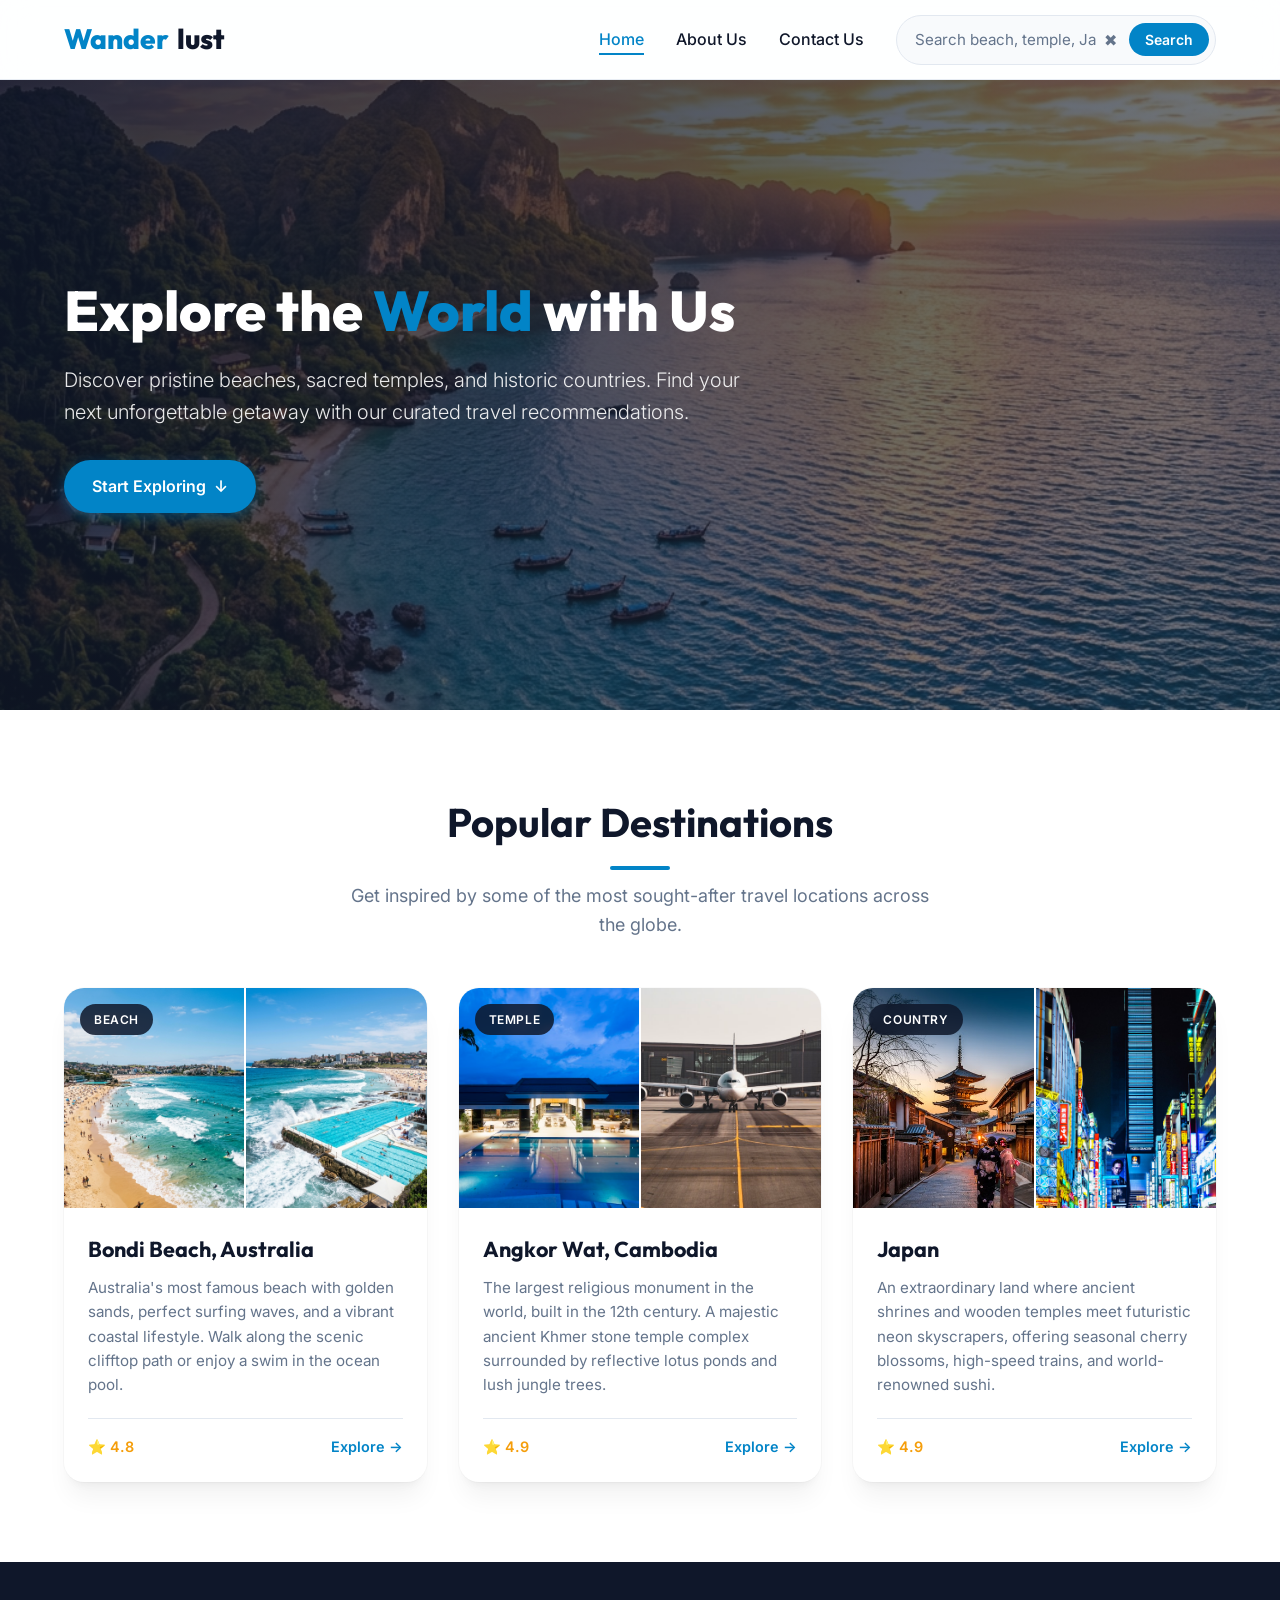
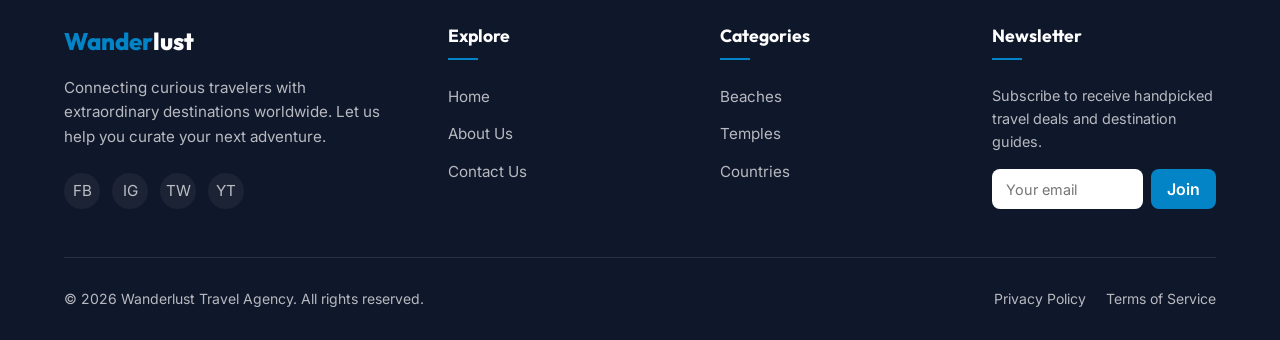
<file: index.html>
<!DOCTYPE html>
<html lang="en">
<head>
    <meta charset="UTF-8">
    <meta name="viewport" content="width=device-width, initial-scale=1.0">
    <title>Wanderlust - Travel Recommendation App</title>
    <meta name="description" content="Explore beach destinations, historic temples, and beautiful countries. Discover detailed recommendations and start your journey today.">
    <!-- CSS Stylesheet -->
    <link rel="stylesheet" href="css/style.css">
</head>
<body>

    <!-- Header & Navigation -->
    <header class="header">
        <div class="container navbar">
            <a href="index.html" class="logo" id="nav-logo">
                <span>Wander</span>lust
            </a>
            
            <button class="mobile-menu-toggle" id="menu-toggle" aria-label="Toggle Navigation Menu">
                <span class="hamburger-icon">&#9776;</span>
            </button>

            <ul class="nav-links" id="nav-list">
                <li><a href="index.html" class="active">Home</a></li>
                <li><a href="about.html">About Us</a></li>
                <li><a href="contact.html">Contact Us</a></li>
                <li>
                    <div class="search-container mobile-show">
                        <input type="text" class="search-input" id="search-input" placeholder="Search beach, temple, Japan...">
                        <button class="clear-btn" id="clear-btn" aria-label="Clear Search">&#10006;</button>
                        <button class="search-btn" id="search-btn">Search</button>
                    </div>
                </li>
            </ul>
        </div>
    </header>

    <!-- Hero Section -->
    <section class="hero" style="background-image: url('images/hero-bg.jpg');">
        <div class="container">
            <div class="hero-content">
                <h1 class="hero-tagline">Explore the <span>World</span> with Us</h1>
                <p class="hero-desc">Discover pristine beaches, sacred temples, and historic countries. Find your next unforgettable getaway with our curated travel recommendations.</p>
                <a href="#default-recommendations" class="hero-btn">
                    Start Exploring <span class="arrow-down">&#8595;</span>
                </a>
            </div>
        </div>
    </section>

    <!-- Search Results Section (Shown dynamically via JS) -->
    <section class="section-padding search-results-section" id="search-results-section">
        <div class="container">
            <div class="search-results-header">
                <h2 class="search-results-title">Search Results for <span id="search-query-display">"Query"</span></h2>
            </div>
            <div class="destinations-grid" id="search-results-grid">
                <!-- Injected via JavaScript -->
            </div>
        </div>
    </section>

    <!-- Default Featured Recommendations (Hidden when search runs, shown by default) -->
    <section class="section-padding default-recommendations" id="default-recommendations">
        <div class="container">
            <div class="text-center">
                <h2 class="section-title">Popular Destinations</h2>
                <p class="section-subtitle">Get inspired by some of the most sought-after travel locations across the globe.</p>
            </div>
            
            <div class="destinations-grid">
                <!-- Bondi Beach -->
                <div class="destination-card">
                    <div class="card-images">
                        <span class="card-badge">beach</span>
                        <img src="images/bondi1.jpg" alt="Bondi Beach overview" loading="lazy">
                        <img src="images/bondi2.jpg" alt="Bondi Beach coastal walk" loading="lazy">
                    </div>
                    <div class="card-content">
                        <h3 class="card-title">Bondi Beach, Australia</h3>
                        <p class="card-desc">Australia's most famous beach with golden sands, perfect surfing waves, and a vibrant coastal lifestyle. Walk along the scenic clifftop path or enjoy a swim in the ocean pool.</p>
                        <div class="card-footer">
                            <span class="card-rating">⭐ 4.8</span>
                            <a href="#" class="card-link" onclick="event.preventDefault(); alert('Redirecting to booking details for Bondi Beach!');">Explore &rarr;</a>
                        </div>
                    </div>
                </div>

                <!-- Angkor Wat -->
                <div class="destination-card">
                    <div class="card-images">
                        <span class="card-badge">temple</span>
                        <img src="images/angkor1.jpg" alt="Angkor Wat reflection pond" loading="lazy">
                        <img src="images/angkor2.jpg" alt="Angkor Wat tree roots ruins" loading="lazy">
                    </div>
                    <div class="card-content">
                        <h3 class="card-title">Angkor Wat, Cambodia</h3>
                        <p class="card-desc">The largest religious monument in the world, built in the 12th century. A majestic ancient Khmer stone temple complex surrounded by reflective lotus ponds and lush jungle trees.</p>
                        <div class="card-footer">
                            <span class="card-rating">⭐ 4.9</span>
                            <a href="#" class="card-link" onclick="event.preventDefault(); alert('Redirecting to booking details for Angkor Wat!');">Explore &rarr;</a>
                        </div>
                    </div>
                </div>

                <!-- Japan -->
                <div class="destination-card">
                    <div class="card-images">
                        <span class="card-badge">country</span>
                        <img src="images/japan1.jpg" alt="Japanese traditional pagoda" loading="lazy">
                        <img src="images/japan2.jpg" alt="Tokyo streets night view" loading="lazy">
                    </div>
                    <div class="card-content">
                        <h3 class="card-title">Japan</h3>
                        <p class="card-desc">An extraordinary land where ancient shrines and wooden temples meet futuristic neon skyscrapers, offering seasonal cherry blossoms, high-speed trains, and world-renowned sushi.</p>
                        <div class="card-footer">
                            <span class="card-rating">⭐ 4.9</span>
                            <a href="#" class="card-link" onclick="event.preventDefault(); alert('Redirecting to booking details for Japan!');">Explore &rarr;</a>
                        </div>
                    </div>
                </div>
            </div>
        </div>
    </section>

    <!-- Footer -->
    <footer class="footer">
        <div class="container">
            <div class="footer-grid">
                <div class="footer-brand">
                    <h3><span>Wander</span>lust</h3>
                    <p>Connecting curious travelers with extraordinary destinations worldwide. Let us help you curate your next adventure.</p>
                    <div class="footer-socials">
                        <a href="#" onclick="event.preventDefault();" aria-label="Facebook">FB</a>
                        <a href="#" onclick="event.preventDefault();" aria-label="Instagram">IG</a>
                        <a href="#" onclick="event.preventDefault();" aria-label="Twitter">TW</a>
                        <a href="#" onclick="event.preventDefault();" aria-label="YouTube">YT</a>
                    </div>
                </div>
                <div class="footer-col">
                    <h4>Explore</h4>
                    <ul class="footer-links">
                        <li><a href="index.html">Home</a></li>
                        <li><a href="about.html">About Us</a></li>
                        <li><a href="contact.html">Contact Us</a></li>
                    </ul>
                </div>
                <div class="footer-col">
                    <h4>Categories</h4>
                    <ul class="footer-links">
                        <li><a href="index.html?search=beach">Beaches</a></li>
                        <li><a href="index.html?search=temple">Temples</a></li>
                        <li><a href="index.html?search=country">Countries</a></li>
                    </ul>
                </div>
                <div class="footer-col">
                    <h4>Newsletter</h4>
                    <p style="font-size: 0.9rem; margin-bottom: 16px;">Subscribe to receive handpicked travel deals and destination guides.</p>
                    <form onsubmit="event.preventDefault(); alert('Subscribed to newsletter!');" style="display: flex; gap: 8px;">
                        <input type="email" placeholder="Your email" required style="padding: 10px 14px; border: none; border-radius: var(--radius-sm); font-size: 0.9rem; width: 100%;">
                        <button type="submit" style="background-color: var(--secondary-color); color: var(--text-white); border: none; border-radius: var(--radius-sm); padding: 10px 16px; font-weight: 600; cursor: pointer;">Join</button>
                    </form>
                </div>
            </div>
            <div class="footer-bottom">
                <p>&copy; 2026 Wanderlust Travel Agency. All rights reserved.</p>
                <div style="display: flex; gap: 20px;">
                    <a href="#" onclick="event.preventDefault();">Privacy Policy</a>
                    <a href="#" onclick="event.preventDefault();">Terms of Service</a>
                </div>
            </div>
        </div>
    </footer>

    <!-- JavaScript Controller -->
    <script src="js/script.js"></script>
</body>
</html>
</file>
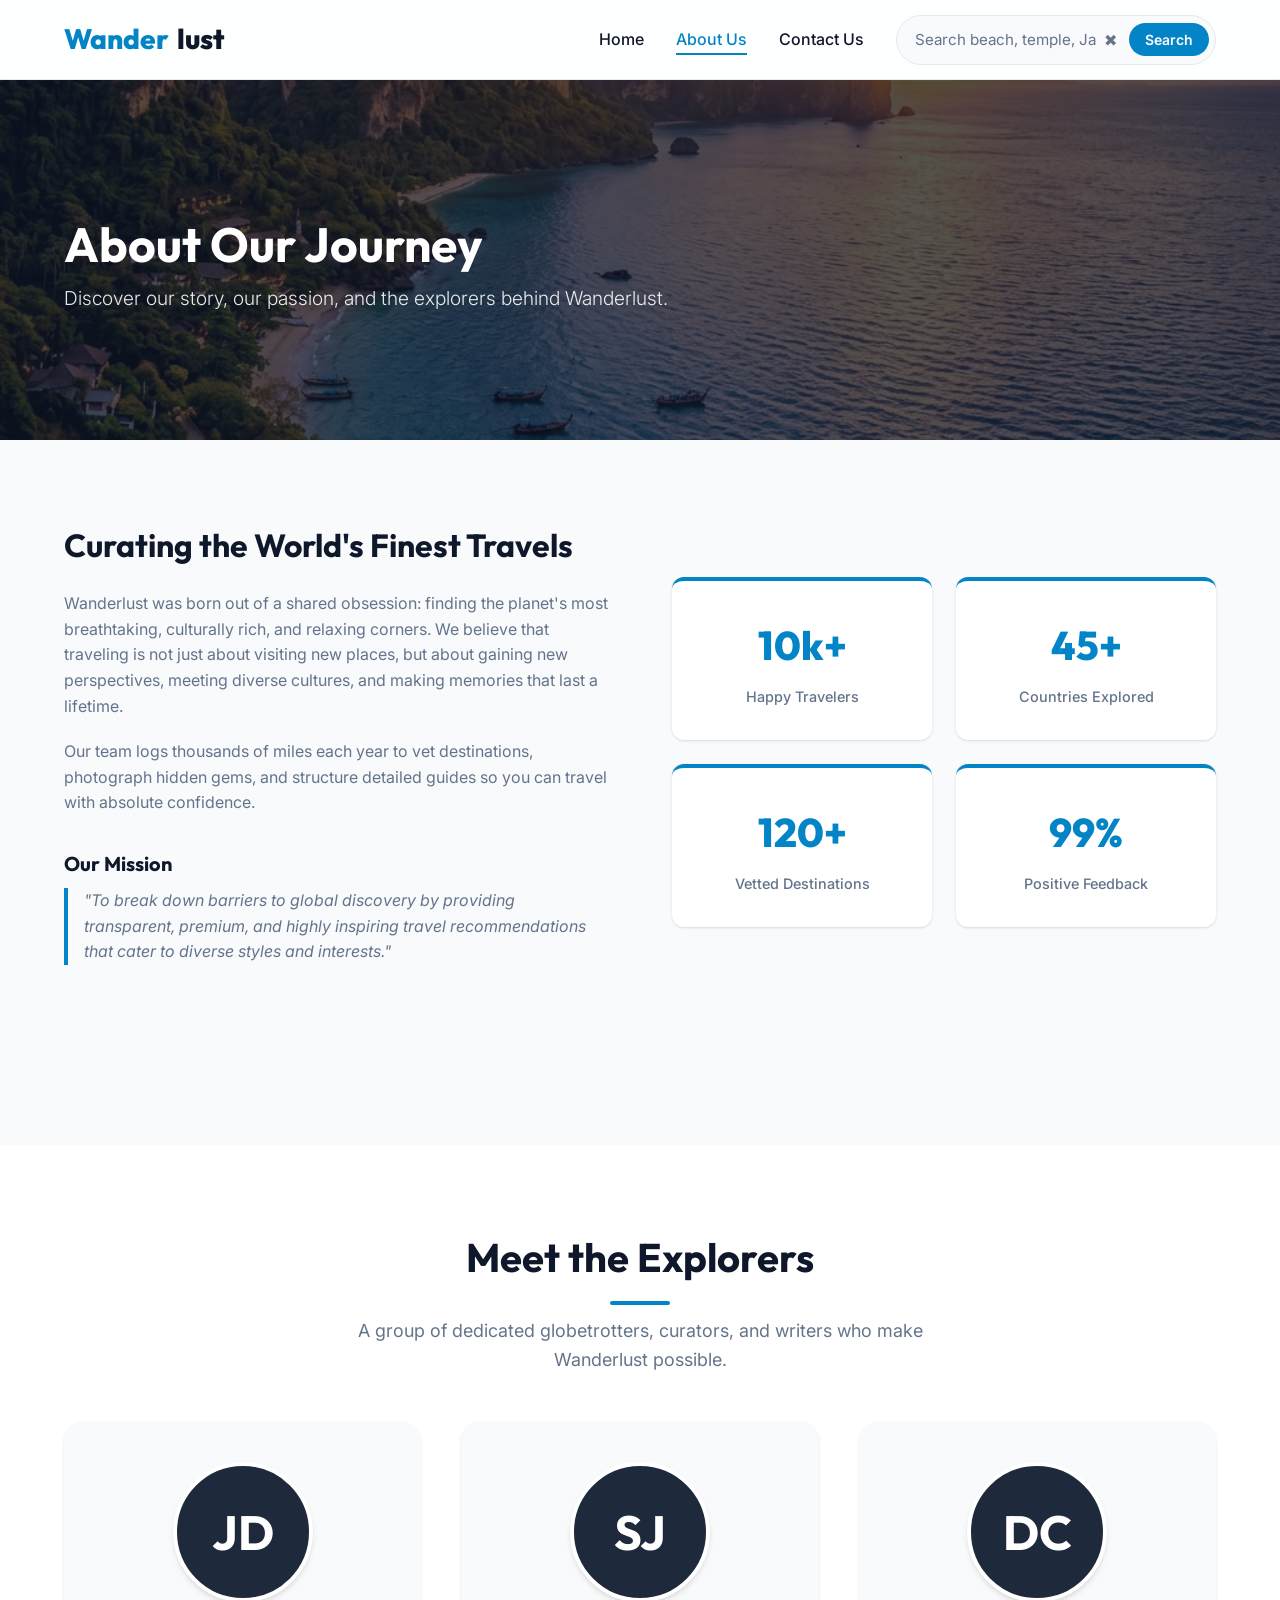
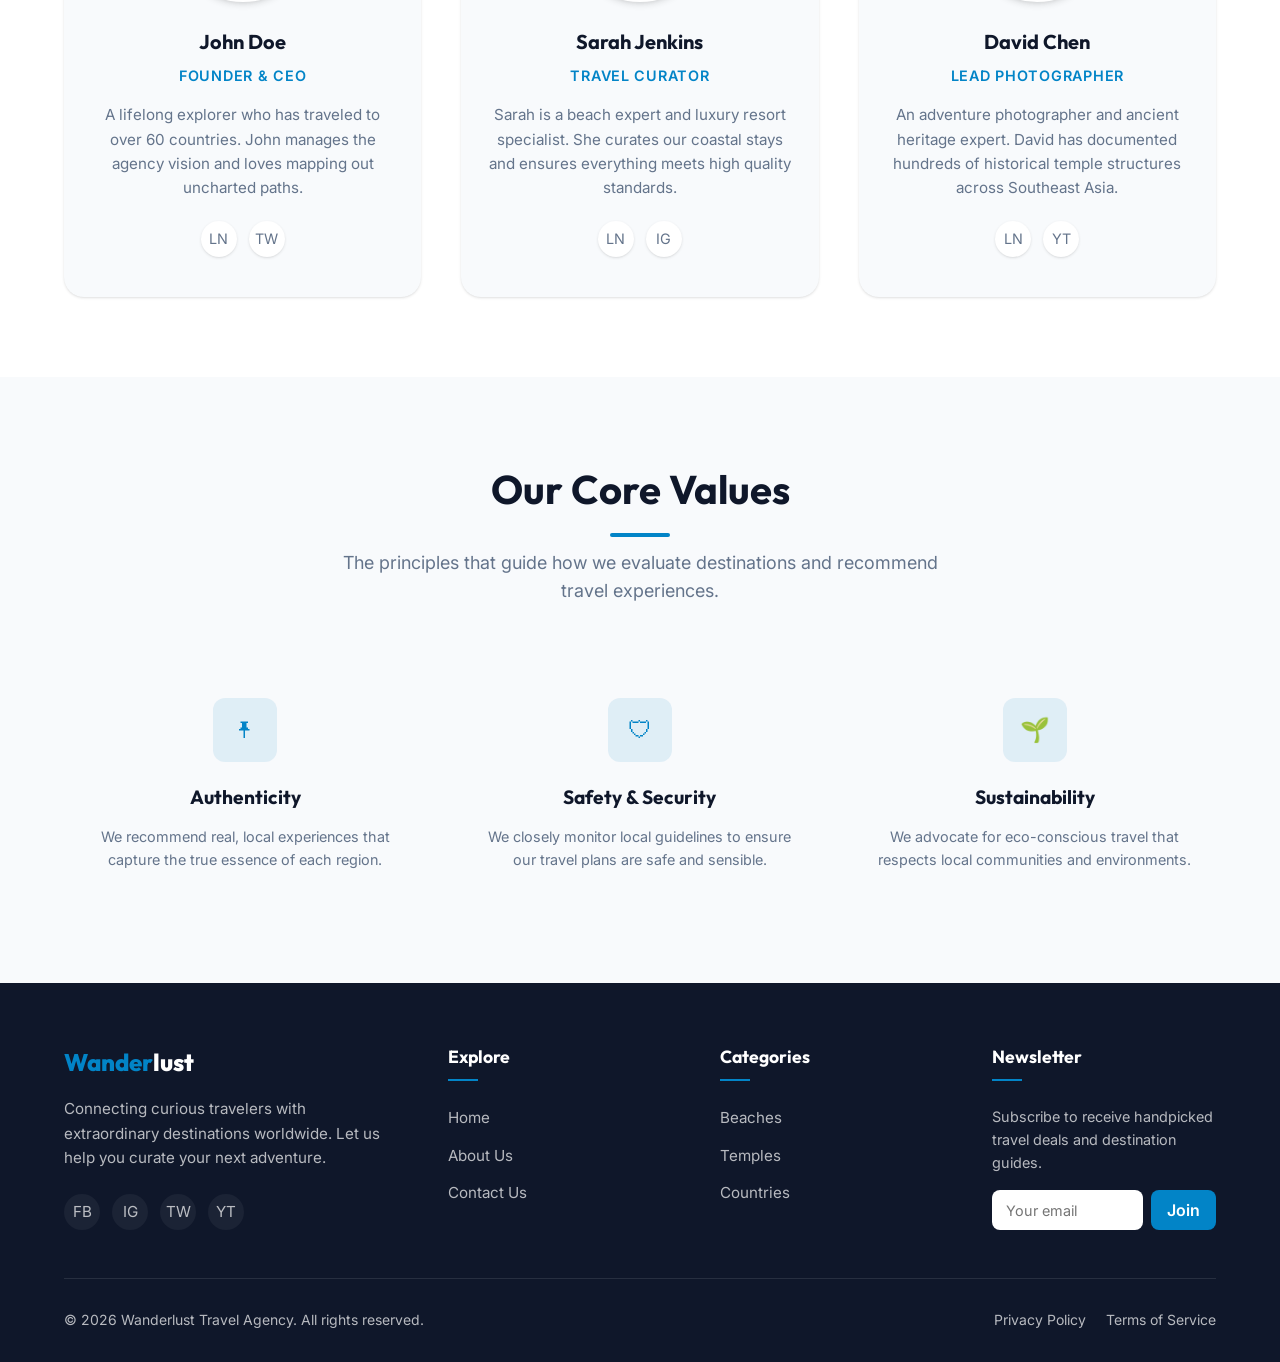
<file: about.html>
<!DOCTYPE html>
<html lang="en">
<head>
    <meta charset="UTF-8">
    <meta name="viewport" content="width=device-width, initial-scale=1.0">
    <title>About Us - Wanderlust</title>
    <meta name="description" content="Meet the team behind Wanderlust. Learn about our mission, vision, and the values that drive our curated travel recommendations.">
    <!-- CSS Stylesheet -->
    <link rel="stylesheet" href="css/style.css">
</head>
<body>

    <!-- Header & Navigation -->
    <header class="header">
        <div class="container navbar">
            <a href="index.html" class="logo" id="nav-logo">
                <span>Wander</span>lust
            </a>
            
            <button class="mobile-menu-toggle" id="menu-toggle" aria-label="Toggle Navigation Menu">
                <span class="hamburger-icon">&#9776;</span>
            </button>

            <ul class="nav-links" id="nav-list">
                <li><a href="index.html">Home</a></li>
                <li><a href="about.html" class="active">About Us</a></li>
                <li><a href="contact.html">Contact Us</a></li>
                <li>
                    <div class="search-container mobile-show">
                        <input type="text" class="search-input" id="search-input" placeholder="Search beach, temple, Japan...">
                        <button class="clear-btn" id="clear-btn" aria-label="Clear Search">&#10006;</button>
                        <button class="search-btn" id="search-btn">Search</button>
                    </div>
                </li>
            </ul>
        </div>
    </header>

    <!-- Sub-page Hero -->
    <section class="about-hero" style="background-image: url('images/hero-bg.jpg');">
        <div class="container" style="position: relative; z-index: 2;">
            <h1 style="font-size: 3rem; color: var(--text-white);">About Our Journey</h1>
            <p style="font-size: 1.2rem; color: rgba(255, 255, 255, 0.9); font-weight: 300;">Discover our story, our passion, and the explorers behind Wanderlust.</p>
        </div>
    </section>

    <!-- Mission & Company Introduction -->
    <section class="section-padding">
        <div class="container">
            <div class="about-intro-grid">
                <div class="about-text">
                    <h3>Curating the World's Finest Travels</h3>
                    <p>Wanderlust was born out of a shared obsession: finding the planet's most breathtaking, culturally rich, and relaxing corners. We believe that traveling is not just about visiting new places, but about gaining new perspectives, meeting diverse cultures, and making memories that last a lifetime.</p>
                    <p>Our team logs thousands of miles each year to vet destinations, photograph hidden gems, and structure detailed guides so you can travel with absolute confidence.</p>
                    
                    <h4 style="margin-top: 32px; font-size: 1.25rem; margin-bottom: 8px;">Our Mission</h4>
                    <p style="border-left: 4px solid var(--secondary-color); padding-left: 16px; font-style: italic;">"To break down barriers to global discovery by providing transparent, premium, and highly inspiring travel recommendations that cater to diverse styles and interests."</p>
                </div>
                
                <div class="about-stats">
                    <div class="stat-card">
                        <div class="stat-number">10k+</div>
                        <div class="stat-label">Happy Travelers</div>
                    </div>
                    <div class="stat-card">
                        <div class="stat-number">45+</div>
                        <div class="stat-label">Countries Explored</div>
                    </div>
                    <div class="stat-card">
                        <div class="stat-number">120+</div>
                        <div class="stat-label">Vetted Destinations</div>
                    </div>
                    <div class="stat-card">
                        <div class="stat-number">99%</div>
                        <div class="stat-label">Positive Feedback</div>
                    </div>
                </div>
            </div>
        </div>
    </section>

    <!-- Team Members Grid -->
    <section class="section-padding team-section">
        <div class="container">
            <div class="text-center">
                <h2 class="section-title">Meet the Explorers</h2>
                <p class="section-subtitle">A group of dedicated globetrotters, curators, and writers who make Wanderlust possible.</p>
            </div>
            
            <div class="team-grid">
                <!-- Member 1 -->
                <div class="team-card">
                    <div class="team-avatar-container">JD</div>
                    <h3 class="team-name">John Doe</h3>
                    <div class="team-role">Founder & CEO</div>
                    <p class="team-bio">A lifelong explorer who has traveled to over 60 countries. John manages the agency vision and loves mapping out uncharted paths.</p>
                    <div class="team-socials">
                        <a href="#" onclick="event.preventDefault();">LN</a>
                        <a href="#" onclick="event.preventDefault();">TW</a>
                    </div>
                </div>

                <!-- Member 2 -->
                <div class="team-card">
                    <div class="team-avatar-container">SJ</div>
                    <h3 class="team-name">Sarah Jenkins</h3>
                    <div class="team-role">Travel Curator</div>
                    <p class="team-bio">Sarah is a beach expert and luxury resort specialist. She curates our coastal stays and ensures everything meets high quality standards.</p>
                    <div class="team-socials">
                        <a href="#" onclick="event.preventDefault();">LN</a>
                        <a href="#" onclick="event.preventDefault();">IG</a>
                    </div>
                </div>

                <!-- Member 3 -->
                <div class="team-card">
                    <div class="team-avatar-container">DC</div>
                    <h3 class="team-name">David Chen</h3>
                    <div class="team-role">Lead Photographer</div>
                    <p class="team-bio">An adventure photographer and ancient heritage expert. David has documented hundreds of historical temple structures across Southeast Asia.</p>
                    <div class="team-socials">
                        <a href="#" onclick="event.preventDefault();">LN</a>
                        <a href="#" onclick="event.preventDefault();">YT</a>
                    </div>
                </div>
            </div>
        </div>
    </section>

    <!-- Core Values Section -->
    <section class="section-padding">
        <div class="container">
            <div class="text-center">
                <h2 class="section-title">Our Core Values</h2>
                <p class="section-subtitle">The principles that guide how we evaluate destinations and recommend travel experiences.</p>
            </div>
            
            <div class="values-grid">
                <div class="value-card">
                    <div class="value-icon">&#128392;</div>
                    <h3 class="value-title">Authenticity</h3>
                    <p class="value-desc">We recommend real, local experiences that capture the true essence of each region.</p>
                </div>
                <div class="value-card">
                    <div class="value-icon">&#128737;</div>
                    <h3 class="value-title">Safety & Security</h3>
                    <p class="value-desc">We closely monitor local guidelines to ensure our travel plans are safe and sensible.</p>
                </div>
                <div class="value-card">
                    <div class="value-icon">&#127793;</div>
                    <h3 class="value-title">Sustainability</h3>
                    <p class="value-desc">We advocate for eco-conscious travel that respects local communities and environments.</p>
                </div>
            </div>
        </div>
    </section>

    <!-- Footer -->
    <footer class="footer">
        <div class="container">
            <div class="footer-grid">
                <div class="footer-brand">
                    <h3><span>Wander</span>lust</h3>
                    <p>Connecting curious travelers with extraordinary destinations worldwide. Let us help you curate your next adventure.</p>
                    <div class="footer-socials">
                        <a href="#" onclick="event.preventDefault();" aria-label="Facebook">FB</a>
                        <a href="#" onclick="event.preventDefault();" aria-label="Instagram">IG</a>
                        <a href="#" onclick="event.preventDefault();" aria-label="Twitter">TW</a>
                        <a href="#" onclick="event.preventDefault();" aria-label="YouTube">YT</a>
                    </div>
                </div>
                <div class="footer-col">
                    <h4>Explore</h4>
                    <ul class="footer-links">
                        <li><a href="index.html">Home</a></li>
                        <li><a href="about.html">About Us</a></li>
                        <li><a href="contact.html">Contact Us</a></li>
                    </ul>
                </div>
                <div class="footer-col">
                    <h4>Categories</h4>
                    <ul class="footer-links">
                        <li><a href="index.html?search=beach">Beaches</a></li>
                        <li><a href="index.html?search=temple">Temples</a></li>
                        <li><a href="index.html?search=country">Countries</a></li>
                    </ul>
                </div>
                <div class="footer-col">
                    <h4>Newsletter</h4>
                    <p style="font-size: 0.9rem; margin-bottom: 16px;">Subscribe to receive handpicked travel deals and destination guides.</p>
                    <form onsubmit="event.preventDefault(); alert('Subscribed to newsletter!');" style="display: flex; gap: 8px;">
                        <input type="email" placeholder="Your email" required style="padding: 10px 14px; border: none; border-radius: var(--radius-sm); font-size: 0.9rem; width: 100%;">
                        <button type="submit" style="background-color: var(--secondary-color); color: var(--text-white); border: none; border-radius: var(--radius-sm); padding: 10px 16px; font-weight: 600; cursor: pointer;">Join</button>
                    </form>
                </div>
            </div>
            <div class="footer-bottom">
                <p>&copy; 2026 Wanderlust Travel Agency. All rights reserved.</p>
                <div style="display: flex; gap: 20px;">
                    <a href="#" onclick="event.preventDefault();">Privacy Policy</a>
                    <a href="#" onclick="event.preventDefault();">Terms of Service</a>
                </div>
            </div>
        </div>
    </footer>

    <!-- JavaScript Controller -->
    <script src="js/script.js"></script>
</body>
</html>
</file>
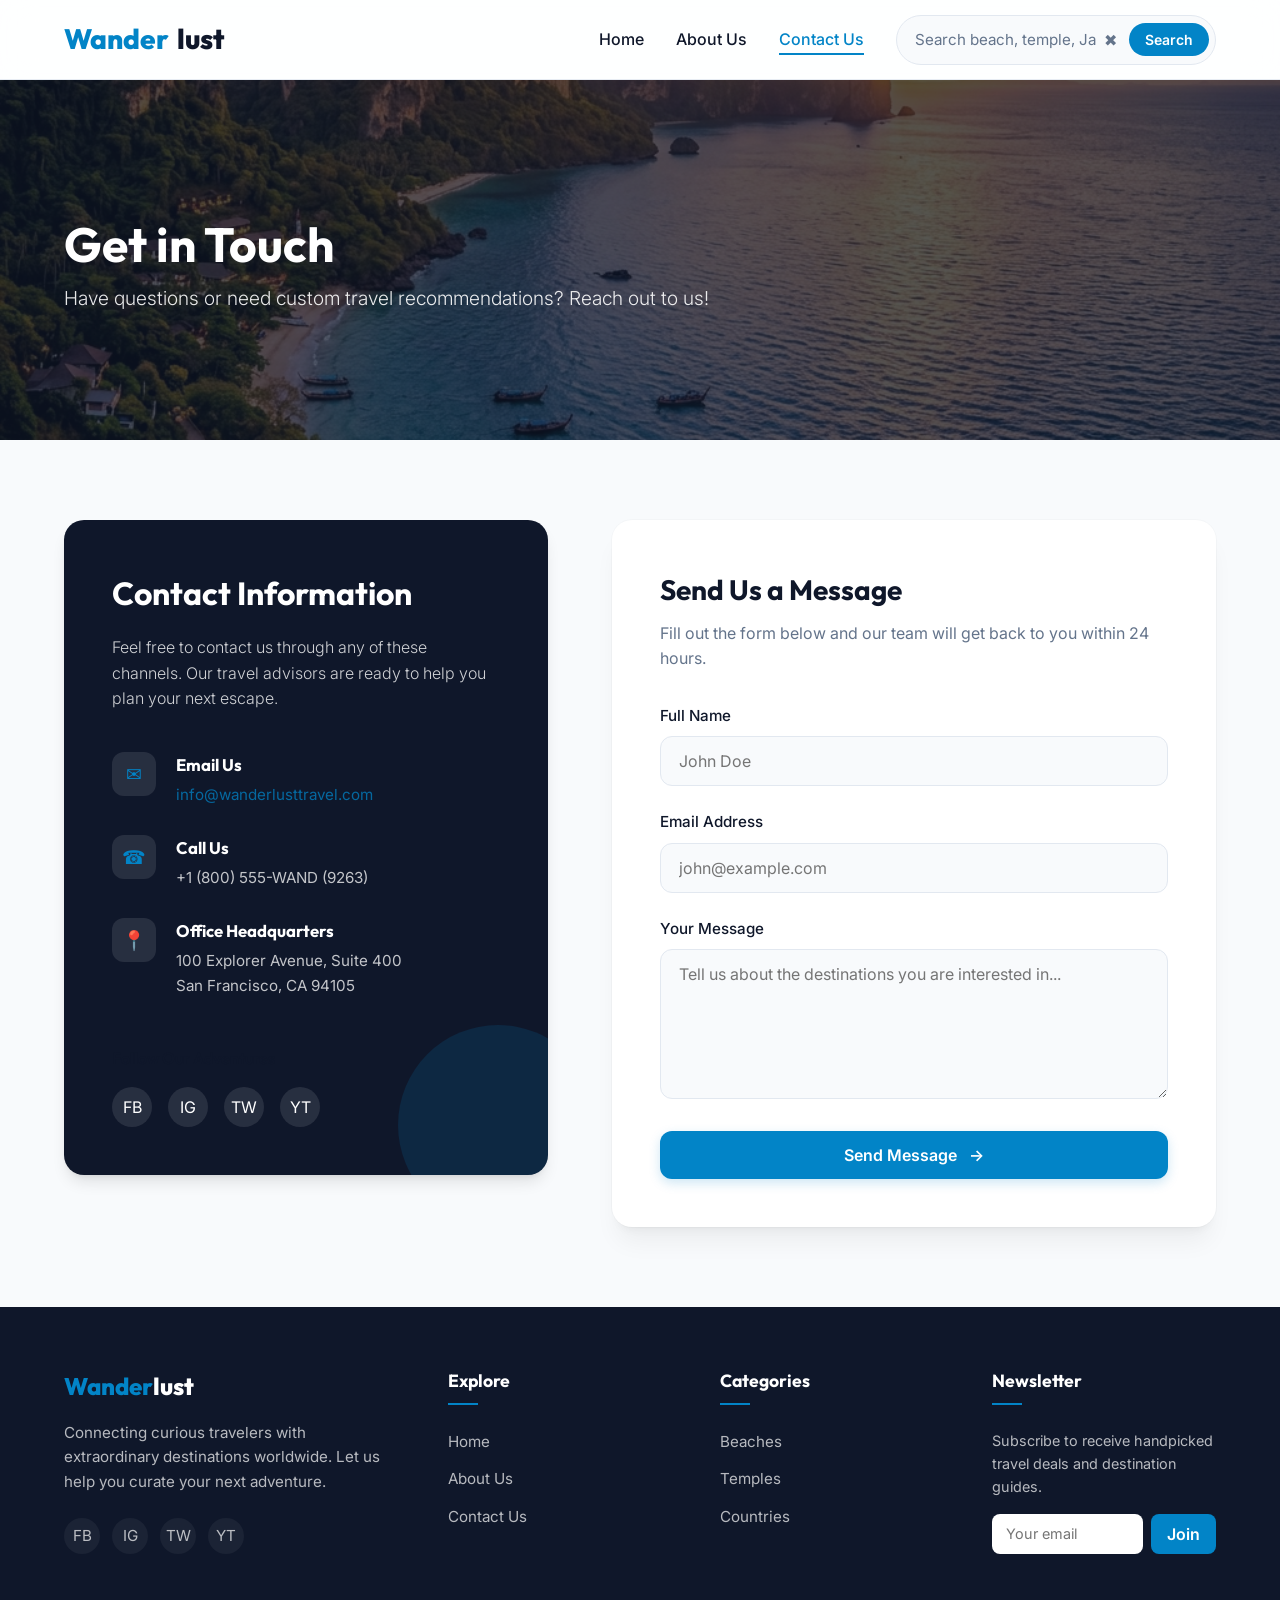
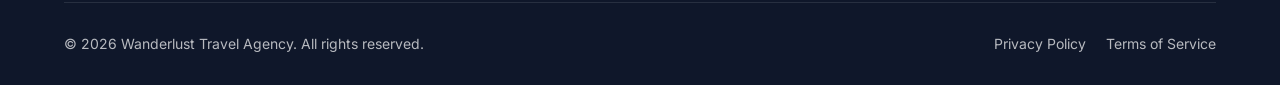
<file: contact.html>
<!DOCTYPE html>
<html lang="en">
<head>
    <meta charset="UTF-8">
    <meta name="viewport" content="width=device-width, initial-scale=1.0">
    <title>Contact Us - Wanderlust</title>
    <meta name="description" content="Get in touch with the Wanderlust team. Submit your travel queries, ask questions, or find our office location details.">
    <!-- CSS Stylesheet -->
    <link rel="stylesheet" href="css/style.css">
</head>
<body>

    <!-- Header & Navigation -->
    <header class="header">
        <div class="container navbar">
            <a href="index.html" class="logo" id="nav-logo">
                <span>Wander</span>lust
            </a>
            
            <button class="mobile-menu-toggle" id="menu-toggle" aria-label="Toggle Navigation Menu">
                <span class="hamburger-icon">&#9776;</span>
            </button>

            <ul class="nav-links" id="nav-list">
                <li><a href="index.html">Home</a></li>
                <li><a href="about.html">About Us</a></li>
                <li><a href="contact.html" class="active">Contact Us</a></li>
                <li>
                    <div class="search-container mobile-show">
                        <input type="text" class="search-input" id="search-input" placeholder="Search beach, temple, Japan...">
                        <button class="clear-btn" id="clear-btn" aria-label="Clear Search">&#10006;</button>
                        <button class="search-btn" id="search-btn">Search</button>
                    </div>
                </li>
            </ul>
        </div>
    </header>

    <!-- Sub-page Hero -->
    <section class="about-hero" style="background-image: url('images/hero-bg.jpg');">
        <div class="container" style="position: relative; z-index: 2;">
            <h1 style="font-size: 3rem; color: var(--text-white);">Get in Touch</h1>
            <p style="font-size: 1.2rem; color: rgba(255, 255, 255, 0.9); font-weight: 300;">Have questions or need custom travel recommendations? Reach out to us!</p>
        </div>
    </section>

    <!-- Contact Content Layout -->
    <section class="section-padding" style="background-color: var(--bg-light);">
        <div class="container">
            <div class="contact-grid">
                
                <!-- Contact Info Panel (Left) -->
                <div class="contact-info-panel">
                    <h3 class="contact-info-title">Contact Information</h3>
                    <p class="contact-info-desc">Feel free to contact us through any of these channels. Our travel advisors are ready to help you plan your next escape.</p>
                    
                    <div class="contact-details">
                        <!-- Email -->
                        <div class="contact-detail-item">
                            <div class="contact-icon">&#9993;</div>
                            <div class="contact-detail-content">
                                <h4>Email Us</h4>
                                <p><a href="mailto:info@wanderlusttravel.com" style="color: var(--secondary-color);">info@wanderlusttravel.com</a></p>
                            </div>
                        </div>

                        <!-- Phone -->
                        <div class="contact-detail-item">
                            <div class="contact-icon">&#9742;</div>
                            <div class="contact-detail-content">
                                <h4>Call Us</h4>
                                <p>+1 (800) 555-WAND (9263)</p>
                            </div>
                        </div>

                        <!-- Address -->
                        <div class="contact-detail-item">
                            <div class="contact-icon">&#128205;</div>
                            <div class="contact-detail-content">
                                <h4>Office Headquarters</h4>
                                <p>100 Explorer Avenue, Suite 400<br>San Francisco, CA 94105</p>
                            </div>
                        </div>
                    </div>

                    <div class="contact-social-links">
                        <h4>Follow Our Adventures</h4>
                        <div class="social-icons-row">
                            <a href="#" onclick="event.preventDefault();">FB</a>
                            <a href="#" onclick="event.preventDefault();">IG</a>
                            <a href="#" onclick="event.preventDefault();">TW</a>
                            <a href="#" onclick="event.preventDefault();">YT</a>
                        </div>
                    </div>
                </div>

                <!-- Contact Form Card (Right) -->
                <div class="contact-form-card">
                    <h3 style="font-size: 1.75rem; margin-bottom: 8px;">Send Us a Message</h3>
                    <p style="color: var(--text-muted); margin-bottom: 32px;">Fill out the form below and our team will get back to you within 24 hours.</p>
                    
                    <form id="travel-contact-form">
                        <div class="form-group">
                            <label for="contact-name" class="form-label">Full Name</label>
                            <input type="text" id="contact-name" class="form-control" placeholder="John Doe" required>
                        </div>
                        
                        <div class="form-group">
                            <label for="contact-email" class="form-label">Email Address</label>
                            <input type="email" id="contact-email" class="form-control" placeholder="john@example.com" required>
                        </div>
                        
                        <div class="form-group">
                            <label for="contact-message" class="form-label">Your Message</label>
                            <textarea id="contact-message" class="form-control" placeholder="Tell us about the destinations you are interested in..." required></textarea>
                        </div>
                        
                        <button type="submit" class="submit-btn">
                            Send Message &nbsp; &rarr;
                        </button>
                    </form>
                </div>

            </div>
        </div>
    </section>

    <!-- Footer -->
    <footer class="footer">
        <div class="container">
            <div class="footer-grid">
                <div class="footer-brand">
                    <h3><span>Wander</span>lust</h3>
                    <p>Connecting curious travelers with extraordinary destinations worldwide. Let us help you curate your next adventure.</p>
                    <div class="footer-socials">
                        <a href="#" onclick="event.preventDefault();" aria-label="Facebook">FB</a>
                        <a href="#" onclick="event.preventDefault();" aria-label="Instagram">IG</a>
                        <a href="#" onclick="event.preventDefault();" aria-label="Twitter">TW</a>
                        <a href="#" onclick="event.preventDefault();" aria-label="YouTube">YT</a>
                    </div>
                </div>
                <div class="footer-col">
                    <h4>Explore</h4>
                    <ul class="footer-links">
                        <li><a href="index.html">Home</a></li>
                        <li><a href="about.html">About Us</a></li>
                        <li><a href="contact.html">Contact Us</a></li>
                    </ul>
                </div>
                <div class="footer-col">
                    <h4>Categories</h4>
                    <ul class="footer-links">
                        <li><a href="index.html?search=beach">Beaches</a></li>
                        <li><a href="index.html?search=temple">Temples</a></li>
                        <li><a href="index.html?search=country">Countries</a></li>
                    </ul>
                </div>
                <div class="footer-col">
                    <h4>Newsletter</h4>
                    <p style="font-size: 0.9rem; margin-bottom: 16px;">Subscribe to receive handpicked travel deals and destination guides.</p>
                    <form onsubmit="event.preventDefault(); alert('Subscribed to newsletter!');" style="display: flex; gap: 8px;">
                        <input type="email" placeholder="Your email" required style="padding: 10px 14px; border: none; border-radius: var(--radius-sm); font-size: 0.9rem; width: 100%;">
                        <button type="submit" style="background-color: var(--secondary-color); color: var(--text-white); border: none; border-radius: var(--radius-sm); padding: 10px 16px; font-weight: 600; cursor: pointer;">Join</button>
                    </form>
                </div>
            </div>
            <div class="footer-bottom">
                <p>&copy; 2026 Wanderlust Travel Agency. All rights reserved.</p>
                <div style="display: flex; gap: 20px;">
                    <a href="#" onclick="event.preventDefault();">Privacy Policy</a>
                    <a href="#" onclick="event.preventDefault();">Terms of Service</a>
                </div>
            </div>
        </div>
    </footer>

    <!-- JavaScript Controller -->
    <script src="js/script.js"></script>
</body>
</html>
</file>
<file: css/style.css>
/* ==========================================================================
   Travel Recommendation App - CSS Stylesheet
   ========================================================================== */

/* Imports */
@import url('https://fonts.googleapis.com/css2?family=Inter:wght@300;400;500;600;700&family=Outfit:wght@400;500;600;700;800&display=swap');

/* Variables */
:root {
    --primary-color: #0f172a;
    --primary-light: #1e293b;
    --secondary-color: #0284c7;
    --secondary-hover: #0369a1;
    --accent-color: #f59e0b;
    --accent-hover: #d97706;
    --bg-light: #f8fafc;
    --bg-white: #ffffff;
    --text-dark: #0f172a;
    --text-muted: #64748b;
    --text-white: #ffffff;
    --border-color: #e2e8f0;
    --shadow-sm: 0 1px 3px 0 rgb(0 0 0 / 0.1), 0 1px 2px -1px rgb(0 0 0 / 0.1);
    --shadow-md: 0 4px 6px -1px rgb(0 0 0 / 0.1), 0 2px 4px -2px rgb(0 0 0 / 0.1);
    --shadow-lg: 0 10px 15px -3px rgb(0 0 0 / 0.1), 0 4px 6px -4px rgb(0 0 0 / 0.1);
    --shadow-premium: 0 20px 25px -5px rgb(0 0 0 / 0.05), 0 8px 10px -6px rgb(0 0 0 / 0.05), 0 0 0 1px rgb(0 0 0 / 0.02);
    --radius-sm: 8px;
    --radius-md: 12px;
    --radius-lg: 20px;
    --radius-full: 9999px;
    --transition-fast: 0.2s cubic-bezier(0.4, 0, 0.2, 1);
    --transition-normal: 0.3s cubic-bezier(0.4, 0, 0.2, 1);
    --transition-slow: 0.5s cubic-bezier(0.4, 0, 0.2, 1);
    --header-height: 80px;
}

/* Reset */
*, *::before, *::after {
    box-sizing: border-box;
    margin: 0;
    padding: 0;
}

html {
    scroll-behavior: smooth;
    font-size: 16px;
}

body {
    font-family: 'Inter', sans-serif;
    background-color: var(--bg-light);
    color: var(--text-dark);
    line-height: 1.6;
    overflow-x: hidden;
}

h1, h2, h3, h4, h5, h6 {
    font-family: 'Outfit', sans-serif;
    color: var(--primary-color);
    font-weight: 700;
}

a {
    color: inherit;
    text-decoration: none;
    transition: var(--transition-fast);
}

button, input, textarea {
    font-family: inherit;
    font-size: inherit;
    outline: none;
}

/* Layout Utilities */
.container {
    width: 100%;
    max-width: 1200px;
    margin: 0 auto;
    padding: 0 24px;
}

.section-padding {
    padding: 80px 0;
}

.text-center {
    text-align: center;
}

.section-title {
    font-size: 2.5rem;
    margin-bottom: 12px;
    position: relative;
    display: inline-block;
}

.section-title::after {
    content: '';
    display: block;
    width: 60px;
    height: 4px;
    background-color: var(--secondary-color);
    margin: 12px auto 0;
    border-radius: var(--radius-full);
}

.section-subtitle {
    color: var(--text-muted);
    font-size: 1.125rem;
    max-width: 600px;
    margin: 0 auto 48px;
}

/* Custom Scrollbar */
::-webkit-scrollbar {
    width: 10px;
}
::-webkit-scrollbar-track {
    background: var(--bg-light);
}
::-webkit-scrollbar-thumb {
    background: #cbd5e1;
    border-radius: var(--radius-full);
    border: 2px solid var(--bg-light);
}
::-webkit-scrollbar-thumb:hover {
    background: #94a3b8;
}

/* Header & Navbar */
.header {
    position: fixed;
    top: 0;
    left: 0;
    width: 100%;
    height: var(--header-height);
    background-color: rgba(255, 255, 255, 0.85);
    backdrop-filter: blur(16px);
    -webkit-backdrop-filter: blur(16px);
    border-bottom: 1px solid rgba(226, 232, 240, 0.8);
    z-index: 1000;
    transition: var(--transition-normal);
}

.header.scrolled {
    background-color: rgba(255, 255, 255, 0.95);
    box-shadow: var(--shadow-md);
    height: 70px;
}

.navbar {
    display: flex;
    justify-content: space-between;
    align-items: center;
    height: 100%;
}

.logo {
    font-family: 'Outfit', sans-serif;
    font-size: 1.75rem;
    font-weight: 800;
    color: var(--primary-color);
    display: flex;
    align-items: center;
    gap: 8px;
}

.logo span {
    color: var(--secondary-color);
}

.nav-links {
    display: flex;
    list-style: none;
    gap: 32px;
    align-items: center;
}

.nav-links a {
    font-weight: 500;
    color: var(--text-dark);
    position: relative;
    padding: 6px 0;
}

.nav-links a::after {
    content: '';
    position: absolute;
    bottom: 0;
    left: 0;
    width: 0;
    height: 2px;
    background-color: var(--secondary-color);
    transition: var(--transition-normal);
}

.nav-links a:hover::after,
.nav-links a.active::after {
    width: 100%;
}

.nav-links a.active {
    color: var(--secondary-color);
}

/* Search Bar in Header */
/* Body offset for fixed header */
body > section:first-of-type,
.hero,
.about-hero {
    margin-top: var(--header-height);
}

.search-container {
    display: flex;
    align-items: center;
    background-color: var(--bg-light);
    border: 1px solid var(--border-color);
    border-radius: var(--radius-full);
    padding: 6px 6px 6px 18px;
    width: 320px;
    transition: var(--transition-normal);
}

.search-container:focus-within {
    border-color: var(--secondary-color);
    box-shadow: 0 0 0 3px rgba(2, 132, 199, 0.15);
    background-color: var(--bg-white);
}

.search-input {
    border: none;
    background: transparent;
    width: 100%;
    color: var(--text-dark);
    font-size: 0.95rem;
}

.search-input::placeholder {
    color: var(--text-muted);
}

.search-btn, .clear-btn {
    border: none;
    border-radius: var(--radius-full);
    cursor: pointer;
    display: flex;
    align-items: center;
    justify-content: center;
    transition: var(--transition-fast);
}

.search-btn {
    background-color: var(--secondary-color);
    color: var(--text-white);
    padding: 8px 16px;
    font-weight: 600;
    font-size: 0.875rem;
    gap: 6px;
}

.search-btn:hover {
    background-color: var(--secondary-hover);
}

.clear-btn {
    background: transparent;
    color: var(--text-muted);
    padding: 8px;
    margin-right: 4px;
}

.clear-btn:hover {
    color: var(--primary-color);
    background-color: rgba(15, 23, 42, 0.05);
}

.mobile-menu-toggle {
    display: none;
    background: none;
    border: none;
    font-size: 1.5rem;
    color: var(--primary-color);
    cursor: pointer;
}

/* Hero Section */
.hero {
    position: relative;
    height: 70vh;
    min-height: 500px;
    background-size: cover;
    background-position: center;
    background-repeat: no-repeat;
    display: flex;
    align-items: center;
    color: var(--text-white);
    margin-top: 0;
    overflow: hidden;
}

.hero::before {
    content: '';
    position: absolute;
    top: 0;
    left: 0;
    width: 100%;
    height: 100%;
    background: linear-gradient(135deg, rgba(15, 23, 42, 0.85) 0%, rgba(30, 41, 59, 0.5) 100%);
    z-index: 1;
}

.hero-content {
    position: relative;
    z-index: 2;
    max-width: 700px;
    animation: fadeInUp 0.8s ease-out;
}

.hero-tagline {
    font-size: 3.5rem;
    line-height: 1.2;
    margin-bottom: 20px;
    color: var(--text-white);
    font-weight: 800;
}

.hero-tagline span {
    color: var(--secondary-color);
}

.hero-desc {
    font-size: 1.25rem;
    margin-bottom: 32px;
    opacity: 0.9;
    font-weight: 300;
}

.hero-btn {
    display: inline-flex;
    align-items: center;
    gap: 8px;
    background-color: var(--secondary-color);
    color: var(--text-white);
    padding: 14px 28px;
    border-radius: var(--radius-full);
    font-weight: 600;
    box-shadow: 0 4px 14px rgba(2, 132, 199, 0.4);
    transition: var(--transition-normal);
}

.hero-btn:hover {
    background-color: var(--secondary-hover);
    transform: translateY(-2px);
    box-shadow: 0 6px 20px rgba(2, 132, 199, 0.6);
}

/* Home Page Specifics */
.default-recommendations {
    background-color: var(--bg-white);
}

.destinations-grid {
    display: grid;
    grid-template-columns: repeat(auto-fill, minmax(350px, 1fr));
    gap: 32px;
    opacity: 1;
    transition: var(--transition-normal);
}

/* Destination Cards */
.destination-card {
    background: var(--bg-white);
    border-radius: var(--radius-lg);
    overflow: hidden;
    box-shadow: var(--shadow-premium);
    transition: var(--transition-normal);
    display: flex;
    flex-direction: column;
    height: 100%;
}

.destination-card:hover {
    transform: translateY(-8px);
    box-shadow: 0 30px 40px -10px rgba(15, 23, 42, 0.08);
}

.card-images {
    display: grid;
    grid-template-columns: 1fr 1fr;
    gap: 2px;
    height: 220px;
    overflow: hidden;
    position: relative;
}

.card-images img {
    width: 100%;
    height: 100%;
    object-fit: cover;
    transition: var(--transition-slow);
}

.destination-card:hover .card-images img {
    transform: scale(1.08);
}

.card-badge {
    position: absolute;
    top: 16px;
    left: 16px;
    background-color: rgba(15, 23, 42, 0.85);
    color: var(--text-white);
    padding: 6px 14px;
    border-radius: var(--radius-full);
    font-size: 0.75rem;
    font-weight: 600;
    text-transform: uppercase;
    letter-spacing: 0.05em;
    backdrop-filter: blur(4px);
    z-index: 10;
}

.card-content {
    padding: 24px;
    display: flex;
    flex-direction: column;
    flex-grow: 1;
}

.card-title {
    font-size: 1.35rem;
    margin-bottom: 10px;
}

.card-desc {
    color: var(--text-muted);
    font-size: 0.95rem;
    margin-bottom: 20px;
    flex-grow: 1;
}

.card-footer {
    display: flex;
    justify-content: space-between;
    align-items: center;
    border-top: 1px solid var(--border-color);
    padding-top: 16px;
}

.card-rating {
    display: flex;
    align-items: center;
    gap: 4px;
    color: var(--accent-color);
    font-size: 0.9rem;
    font-weight: 600;
}

.card-link {
    color: var(--secondary-color);
    font-weight: 600;
    font-size: 0.9rem;
    display: inline-flex;
    align-items: center;
    gap: 4px;
}

.card-link:hover {
    color: var(--secondary-hover);
}

.card-link i {
    transition: var(--transition-fast);
}

.card-link:hover i {
    transform: translateX(4px);
}

/* Dynamic Search Results Section */
.search-results-section {
    padding-top: 100px;
    background-color: var(--bg-light);
    display: none; /* Controlled by JS */
}

.search-results-header {
    display: flex;
    justify-content: space-between;
    align-items: center;
    margin-bottom: 32px;
}

.search-results-title {
    font-size: 2rem;
}

.search-results-title span {
    color: var(--secondary-color);
}

/* About Us Page Styles */
.about-hero {
    height: 40vh;
    min-height: 300px;
    background-size: cover;
    background-position: center;
    position: relative;
    display: flex;
    align-items: center;
    color: var(--text-white);
}

.about-hero::before {
    content: '';
    position: absolute;
    top: 0;
    left: 0;
    width: 100%;
    height: 100%;
    background: rgba(15, 23, 42, 0.7);
}

.about-intro-grid {
    display: grid;
    grid-template-columns: 1fr 1fr;
    gap: 64px;
    align-items: center;
    margin-bottom: 80px;
}

.about-text h3 {
    font-size: 2rem;
    margin-bottom: 20px;
}

.about-text p {
    color: var(--text-muted);
    margin-bottom: 20px;
}

.about-stats {
    display: grid;
    grid-template-columns: 1fr 1fr;
    gap: 24px;
}

.stat-card {
    background-color: var(--bg-white);
    padding: 32px;
    border-radius: var(--radius-md);
    box-shadow: var(--shadow-sm);
    text-align: center;
    border-top: 4px solid var(--secondary-color);
}

.stat-number {
    font-size: 2.5rem;
    color: var(--secondary-color);
    font-weight: 800;
    margin-bottom: 8px;
    font-family: 'Outfit', sans-serif;
}

.stat-label {
    color: var(--text-muted);
    font-weight: 500;
    font-size: 0.9rem;
}

/* Team Grid */
.team-section {
    background-color: var(--bg-white);
}

.team-grid {
    display: grid;
    grid-template-columns: repeat(auto-fit, minmax(280px, 1fr));
    gap: 40px;
}

.team-card {
    background-color: var(--bg-light);
    border-radius: var(--radius-lg);
    padding: 40px 24px;
    text-align: center;
    transition: var(--transition-normal);
    box-shadow: var(--shadow-sm);
}

.team-card:hover {
    transform: translateY(-8px);
    box-shadow: var(--shadow-lg);
}

.team-avatar-container {
    width: 140px;
    height: 140px;
    border-radius: var(--radius-full);
    margin: 0 auto 24px;
    overflow: hidden;
    border: 4px solid var(--bg-white);
    box-shadow: var(--shadow-md);
    background-color: var(--primary-light);
    display: flex;
    align-items: center;
    justify-content: center;
    color: var(--text-white);
    font-size: 3rem;
    font-family: 'Outfit', sans-serif;
    font-weight: 700;
}

.team-name {
    font-size: 1.25rem;
    margin-bottom: 6px;
}

.team-role {
    color: var(--secondary-color);
    font-weight: 600;
    font-size: 0.9rem;
    text-transform: uppercase;
    letter-spacing: 0.05em;
    margin-bottom: 16px;
}

.team-bio {
    color: var(--text-muted);
    font-size: 0.95rem;
    margin-bottom: 20px;
}

.team-socials {
    display: flex;
    justify-content: center;
    gap: 12px;
}

.team-socials a {
    width: 36px;
    height: 36px;
    border-radius: var(--radius-full);
    background-color: var(--bg-white);
    color: var(--text-muted);
    display: flex;
    align-items: center;
    justify-content: center;
    font-size: 0.9rem;
    box-shadow: var(--shadow-sm);
}

.team-socials a:hover {
    background-color: var(--secondary-color);
    color: var(--text-white);
}

/* Core Values */
.values-grid {
    display: grid;
    grid-template-columns: repeat(auto-fit, minmax(240px, 1fr));
    gap: 32px;
    margin-top: 60px;
}

.value-card {
    text-align: center;
    padding: 32px 20px;
}

.value-icon {
    width: 64px;
    height: 64px;
    background-color: rgba(2, 132, 199, 0.1);
    color: var(--secondary-color);
    border-radius: var(--radius-md);
    display: flex;
    align-items: center;
    justify-content: center;
    font-size: 1.5rem;
    margin: 0 auto 20px;
}

.value-title {
    font-size: 1.2rem;
    margin-bottom: 12px;
}

.value-desc {
    color: var(--text-muted);
    font-size: 0.9rem;
}

/* Contact Page Styles */
.contact-grid {
    display: grid;
    grid-template-columns: 1fr 1.25fr;
    gap: 64px;
    align-items: start;
}

.contact-info-panel {
    background-color: var(--primary-color);
    color: var(--text-white);
    padding: 48px;
    border-radius: var(--radius-lg);
    box-shadow: var(--shadow-lg);
    position: relative;
    overflow: hidden;
}

.contact-info-panel::before {
    content: '';
    position: absolute;
    bottom: -50px;
    right: -50px;
    width: 200px;
    height: 200px;
    background-color: rgba(2, 132, 199, 0.15);
    border-radius: var(--radius-full);
}

.contact-info-title {
    font-size: 2rem;
    color: var(--text-white);
    margin-bottom: 16px;
}

.contact-info-desc {
    opacity: 0.8;
    margin-bottom: 40px;
    font-weight: 300;
}

.contact-details {
    display: flex;
    flex-direction: column;
    gap: 28px;
    margin-bottom: 48px;
}

.contact-detail-item {
    display: flex;
    align-items: flex-start;
    gap: 20px;
}

.contact-icon {
    width: 44px;
    height: 44px;
    border-radius: var(--radius-md);
    background-color: rgba(255, 255, 255, 0.1);
    display: flex;
    align-items: center;
    justify-content: center;
    font-size: 1.2rem;
    color: var(--secondary-color);
    flex-shrink: 0;
}

.contact-detail-content h4 {
    font-size: 1.05rem;
    color: var(--text-white);
    margin-bottom: 4px;
}

.contact-detail-content p {
    opacity: 0.75;
    font-size: 0.95rem;
}

.contact-social-links h4 {
    font-size: 1rem;
    margin-bottom: 16px;
    font-weight: 600;
}

.social-icons-row {
    display: flex;
    gap: 16px;
}

.social-icons-row a {
    width: 40px;
    height: 40px;
    border-radius: var(--radius-full);
    background-color: rgba(255, 255, 255, 0.1);
    color: var(--text-white);
    display: flex;
    align-items: center;
    justify-content: center;
    transition: var(--transition-fast);
}

.social-icons-row a:hover {
    background-color: var(--secondary-color);
    transform: translateY(-3px);
}

/* Contact Form */
.contact-form-card {
    background-color: var(--bg-white);
    padding: 48px;
    border-radius: var(--radius-lg);
    box-shadow: var(--shadow-premium);
}

.form-group {
    margin-bottom: 24px;
}

.form-label {
    display: block;
    font-weight: 500;
    margin-bottom: 8px;
    color: var(--primary-color);
    font-size: 0.95rem;
}

.form-control {
    width: 100%;
    padding: 14px 18px;
    border: 1px solid var(--border-color);
    background-color: var(--bg-light);
    border-radius: var(--radius-md);
    color: var(--text-dark);
    font-size: 1rem;
    transition: var(--transition-fast);
}

.form-control:focus {
    border-color: var(--secondary-color);
    background-color: var(--bg-white);
    box-shadow: 0 0 0 3px rgba(2, 132, 199, 0.15);
}

textarea.form-control {
    resize: vertical;
    min-height: 150px;
}

.submit-btn {
    background-color: var(--secondary-color);
    color: var(--text-white);
    border: none;
    border-radius: var(--radius-md);
    padding: 14px 28px;
    font-size: 1rem;
    font-weight: 600;
    width: 100%;
    cursor: pointer;
    box-shadow: 0 4px 12px rgba(2, 132, 199, 0.2);
    transition: var(--transition-normal);
    display: flex;
    justify-content: center;
    align-items: center;
    gap: 8px;
}

.submit-btn:hover {
    background-color: var(--secondary-hover);
    box-shadow: 0 6px 18px rgba(2, 132, 199, 0.35);
    transform: translateY(-2px);
}

.submit-btn:active {
    transform: translateY(0);
}

/* Custom Success Notification */
.notification {
    position: fixed;
    bottom: 32px;
    right: -400px;
    background-color: #10b981;
    color: var(--text-white);
    padding: 16px 28px;
    border-radius: var(--radius-md);
    box-shadow: var(--shadow-lg);
    z-index: 2000;
    transition: right var(--transition-normal) ease-in-out;
    display: flex;
    align-items: center;
    gap: 12px;
    font-weight: 500;
}

.notification.show {
    right: 32px;
}

.notification-icon {
    font-size: 1.25rem;
}

/* Footer Section */
.footer {
    background-color: var(--primary-color);
    color: rgba(255, 255, 255, 0.7);
    padding: 60px 0 30px;
}

.footer-grid {
    display: grid;
    grid-template-columns: 1.5fr 1fr 1fr 1fr;
    gap: 48px;
    margin-bottom: 48px;
}

.footer-brand h3 {
    color: var(--text-white);
    font-size: 1.5rem;
    margin-bottom: 16px;
    font-weight: 800;
}

.footer-brand h3 span {
    color: var(--secondary-color);
}

.footer-brand p {
    font-size: 0.95rem;
    margin-bottom: 24px;
    line-height: 1.6;
}

.footer-col h4 {
    color: var(--text-white);
    font-size: 1.1rem;
    margin-bottom: 24px;
    position: relative;
}

.footer-col h4::after {
    content: '';
    display: block;
    width: 30px;
    height: 2px;
    background-color: var(--secondary-color);
    margin-top: 8px;
}

.footer-links {
    list-style: none;
    display: flex;
    flex-direction: column;
    gap: 12px;
}

.footer-links a {
    font-size: 0.95rem;
}

.footer-links a:hover {
    color: var(--text-white);
    transform: translateX(4px);
}

.footer-socials {
    display: flex;
    gap: 12px;
}

.footer-socials a {
    width: 36px;
    height: 36px;
    border-radius: var(--radius-full);
    background-color: rgba(255, 255, 255, 0.05);
    color: rgba(255, 255, 255, 0.7);
    display: flex;
    align-items: center;
    justify-content: center;
    font-size: 0.95rem;
}

.footer-socials a:hover {
    background-color: var(--secondary-color);
    color: var(--text-white);
    transform: translateY(-2px);
}

.footer-bottom {
    border-top: 1px solid rgba(255, 255, 255, 0.1);
    padding-top: 30px;
    display: flex;
    justify-content: space-between;
    align-items: center;
    font-size: 0.875rem;
}

/* Animations */
@keyframes fadeInUp {
    from {
        opacity: 0;
        transform: translateY(20px);
    }
    to {
        opacity: 1;
        transform: translateY(0);
    }
}

@keyframes fadeIn {
    from { opacity: 0; }
    to { opacity: 1; }
}

.fade-in {
    animation: fadeIn var(--transition-normal) forwards;
}

/* Responsive Breakpoints */
@media (max-width: 1024px) {
    .hero-tagline {
        font-size: 2.75rem;
    }
    .about-intro-grid, .contact-grid {
        gap: 32px;
    }
}

@media (max-width: 768px) {
    :root {
        --header-height: 70px;
    }
    
    .navbar {
        position: relative;
    }
    
    .mobile-menu-toggle {
        display: block;
    }
    
    .nav-links {
        position: absolute;
        top: 100%;
        left: -24px;
        width: calc(100% + 48px);
        background-color: var(--bg-white);
        flex-direction: column;
        align-items: stretch;
        padding: 24px;
        gap: 20px;
        box-shadow: var(--shadow-lg);
        border-top: 1px solid var(--border-color);
        display: none; /* JS toggled class */
    }
    
    .nav-links.active {
        display: flex;
        animation: fadeIn 0.3s ease;
    }
    
    .nav-links li {
        text-align: center;
    }
    
    .search-container {
        width: 100%;
        margin: 10px 0;
        /* Visible in mobile nav menu drawer */
    }
    
    .hero-tagline {
        font-size: 2.25rem;
    }
    
    .hero-desc {
        font-size: 1.1rem;
    }
    
    .section-title {
        font-size: 2rem;
    }
    
    .about-intro-grid, .contact-grid {
        grid-template-columns: 1fr;
    }
    
    .about-stats {
        margin-top: 24px;
    }
    
    .footer-grid {
        grid-template-columns: 1fr 1fr;
        gap: 32px;
    }
    
    .footer-bottom {
        flex-direction: column;
        gap: 16px;
        text-align: center;
    }
}

@media (max-width: 480px) {
    .footer-grid {
        grid-template-columns: 1fr;
    }
    
    .destinations-grid {
        grid-template-columns: 1fr;
    }
    
    .contact-info-panel {
        padding: 24px;
    }
    
    .contact-form-card {
        padding: 24px;
    }
}
</file>
